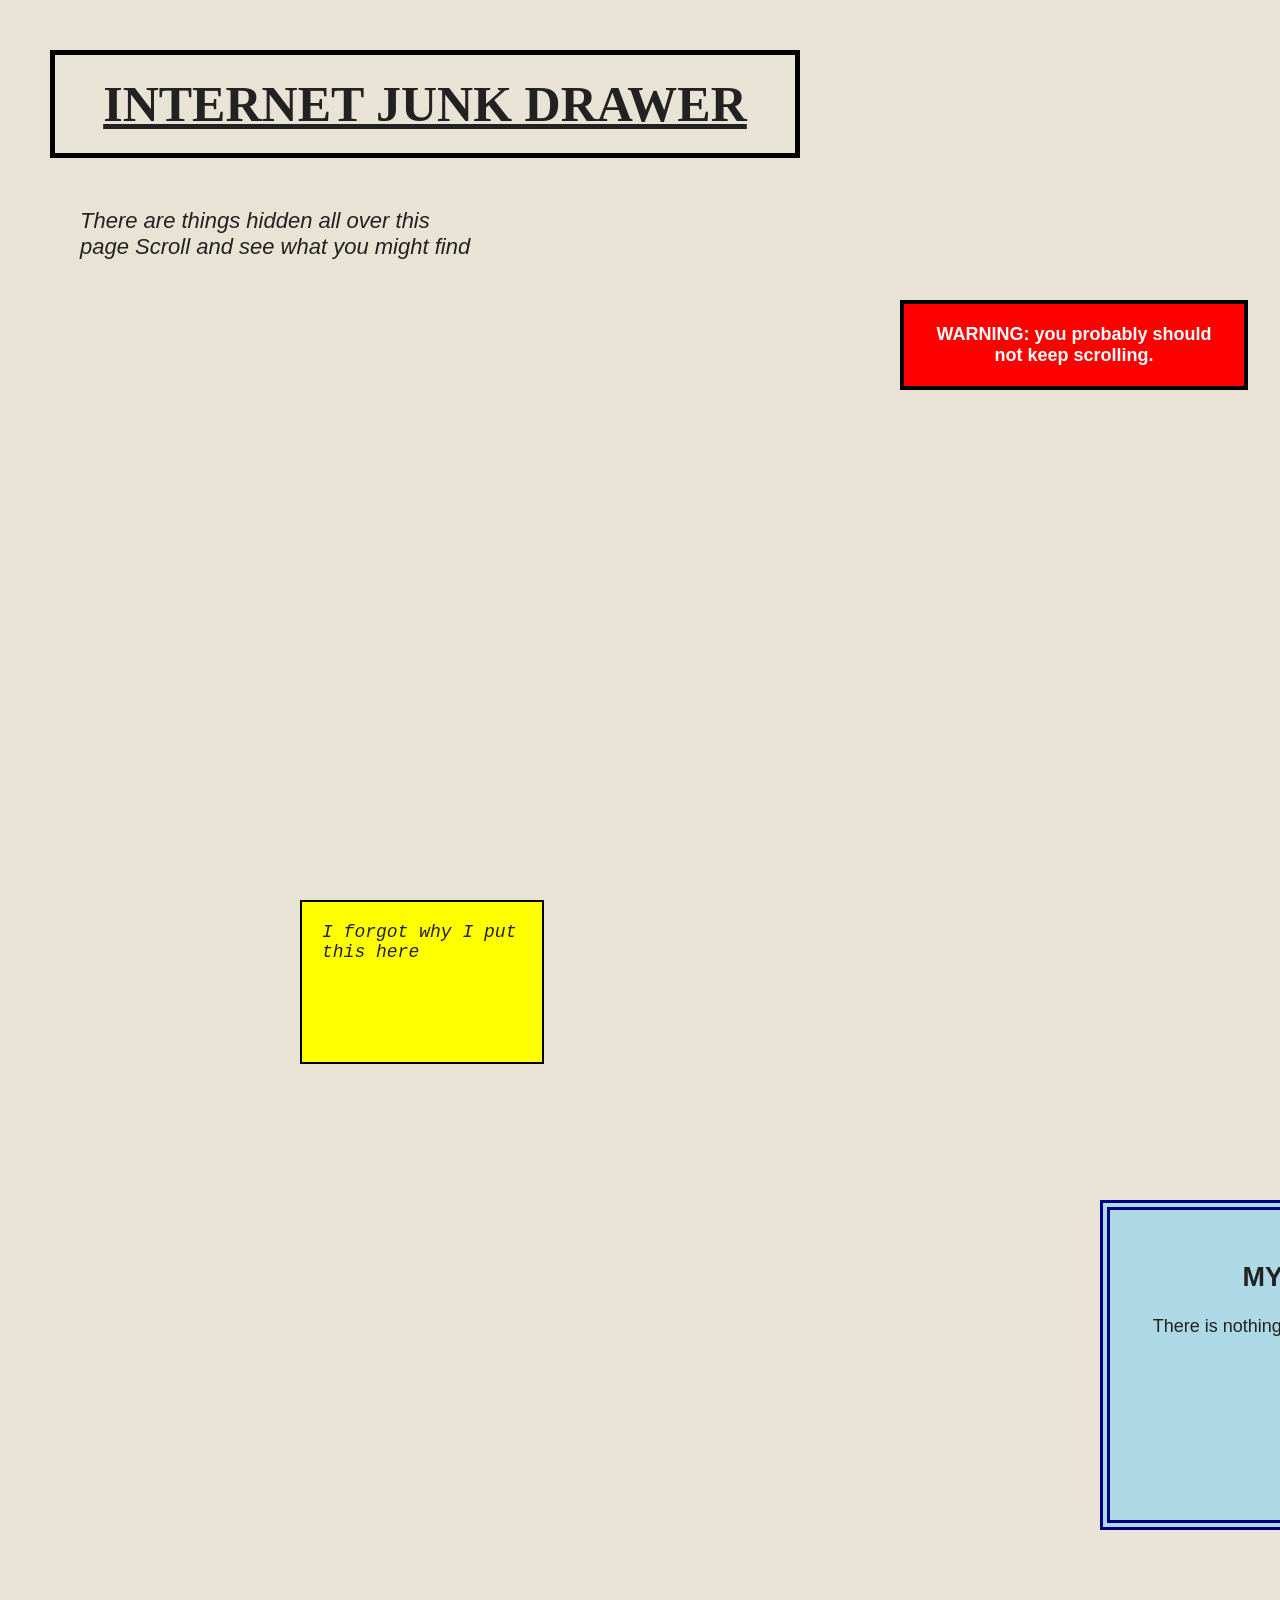
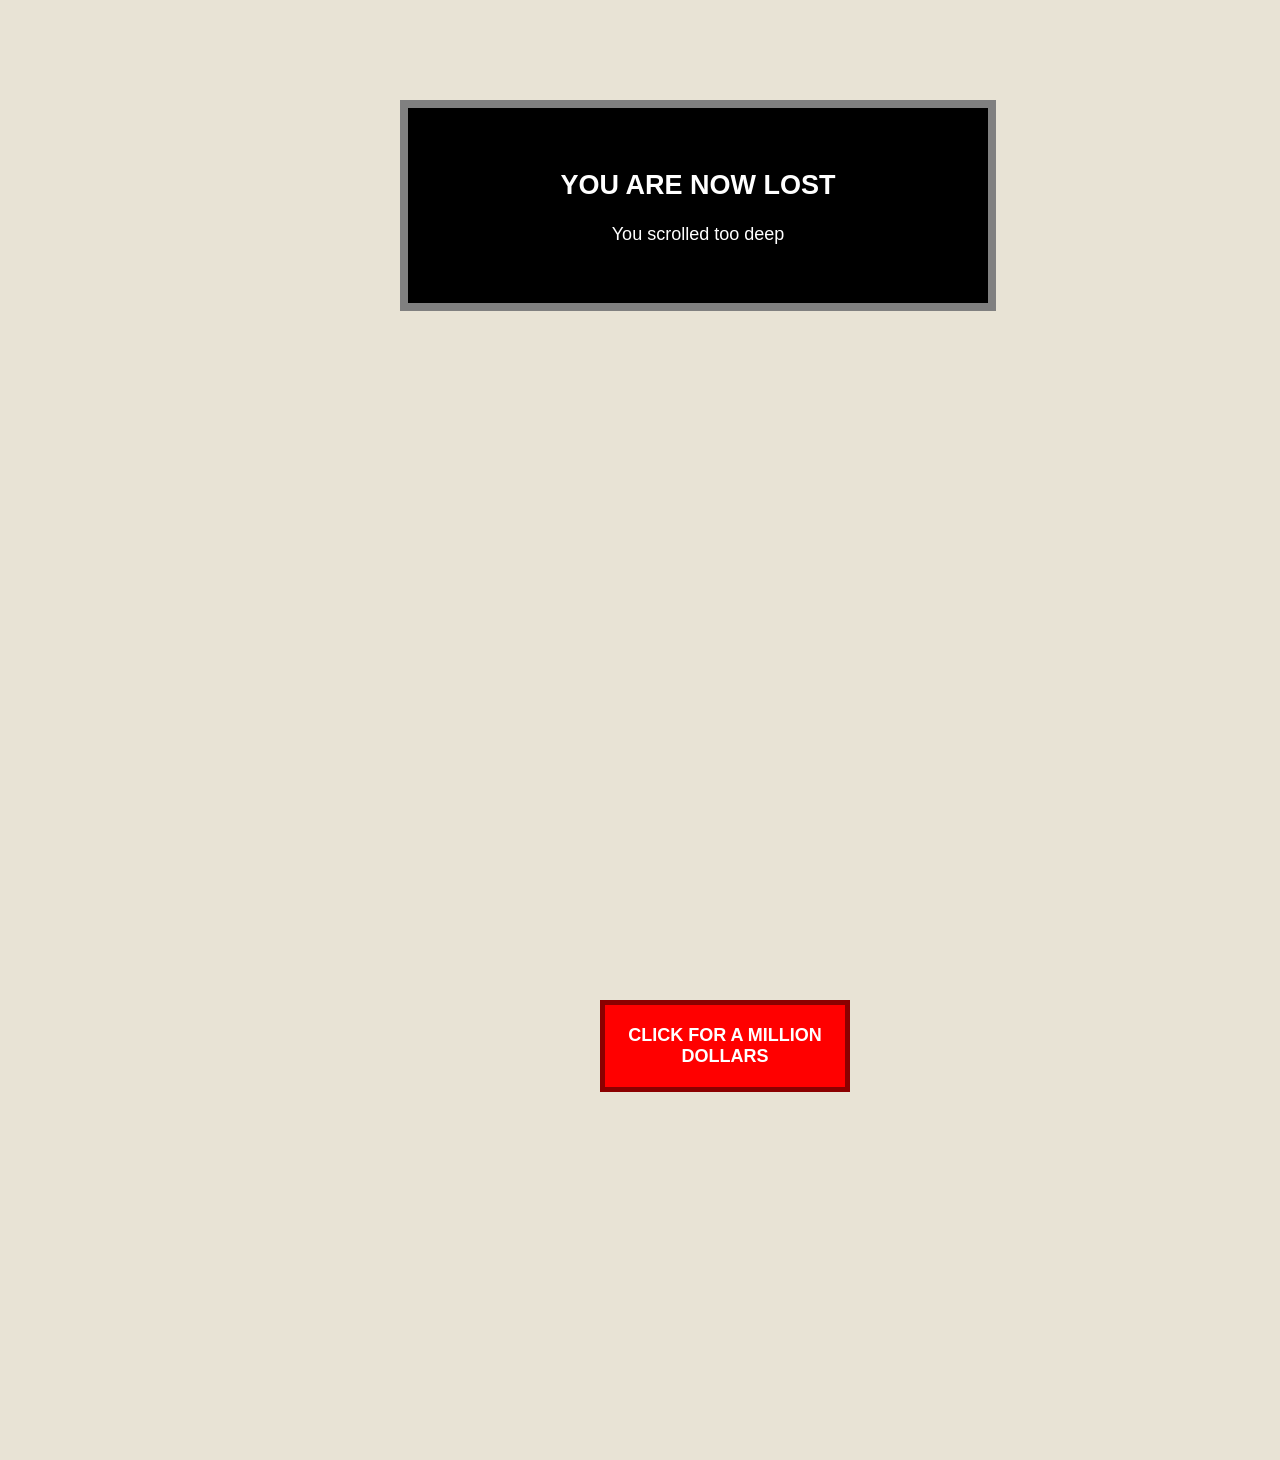
<file: bigwebsite/index.html>
<!DOCTYPE html>
<html>

<head>
    <title>The Endless Internet Junk Drawer</title>
    <link rel="stylesheet" href="css/style.css">
</head>

<body>

    <h1>INTERNET JUNK DRAWER</h1>

    <p class="instructions">
        There are things hidden all over this page
        Scroll and see what you might find
    </p>

    <div class="warning">
        WARNING: you probably should not keep scrolling.
    </div>

    <p id="first-secret">
        SECRET #1: you ignored the warning
    </p>

    <div class="random-note">
        I forgot why I put this here
    </div>

    <p class="tiny">
        if you can read this you found something
    </p>

    <div class="box">
        <h2>MYSTERY BOX</h2>

        <p>
            There is nothing important in this box, it's just a box
        </p>
    </div>

    <p class="side-message">
        why are you all the way over here?
    </p>

    <div class="lost">
        <h2>YOU ARE NOW LOST</h2>

        <p>
            You scrolled too deep
        </p>
    </div>

    <p class="secret-two">
        SECRET #2:
        <span class="secret-word">banana</span>
    </p>

    <div class="image-area">
        <p>Lebron</p>

        <img src="images/secret.jpg" alt="A mysterious image">
    </div>

    <p class="almost">
        You're getting pretty far now...
    </p>

    <div class="fake-button">
        CLICK FOR A MILLION DOLLARS
    </div>

    <p class="bottom-message">
        Congratulations, you scrolled way too far
    </p>

    <div id="final-secret">
        FINAL SECRET:<br>
        There was no reason to come all the way down here
    </div>

</body>

</html>
</file>
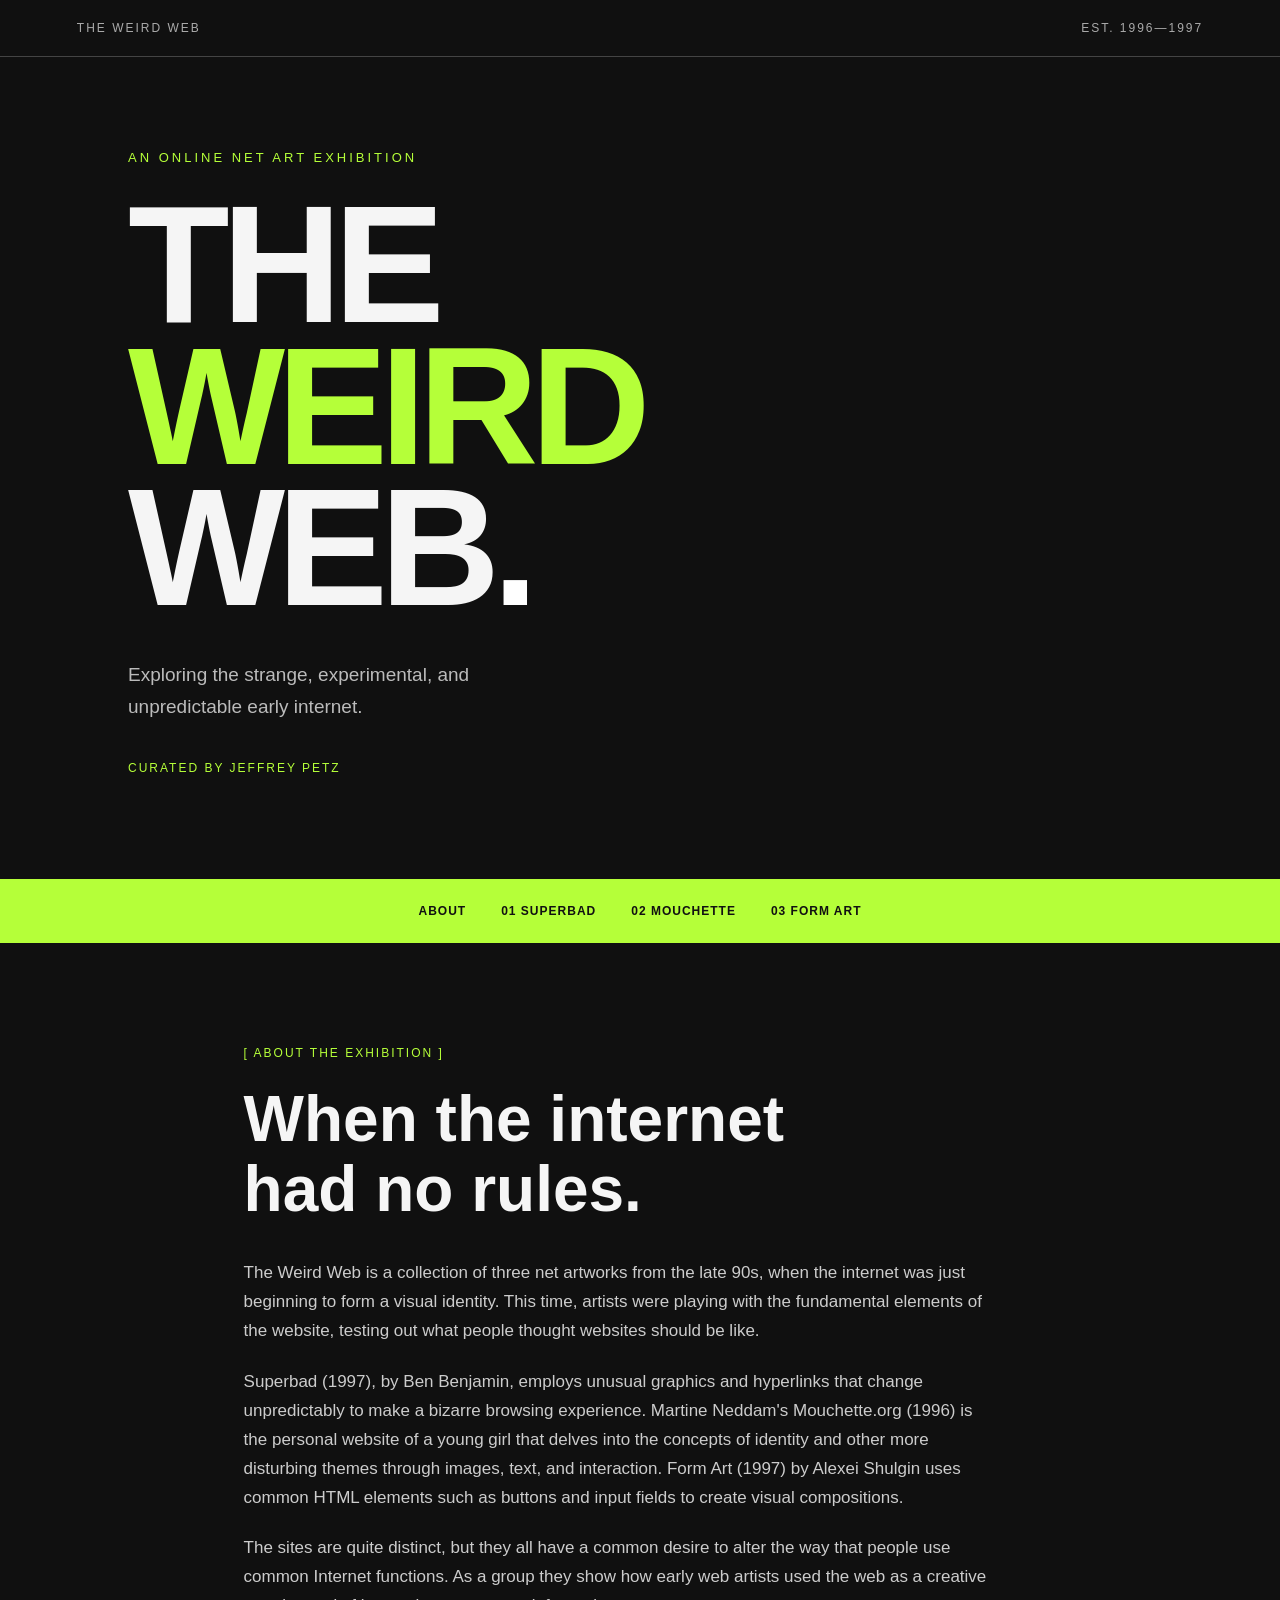
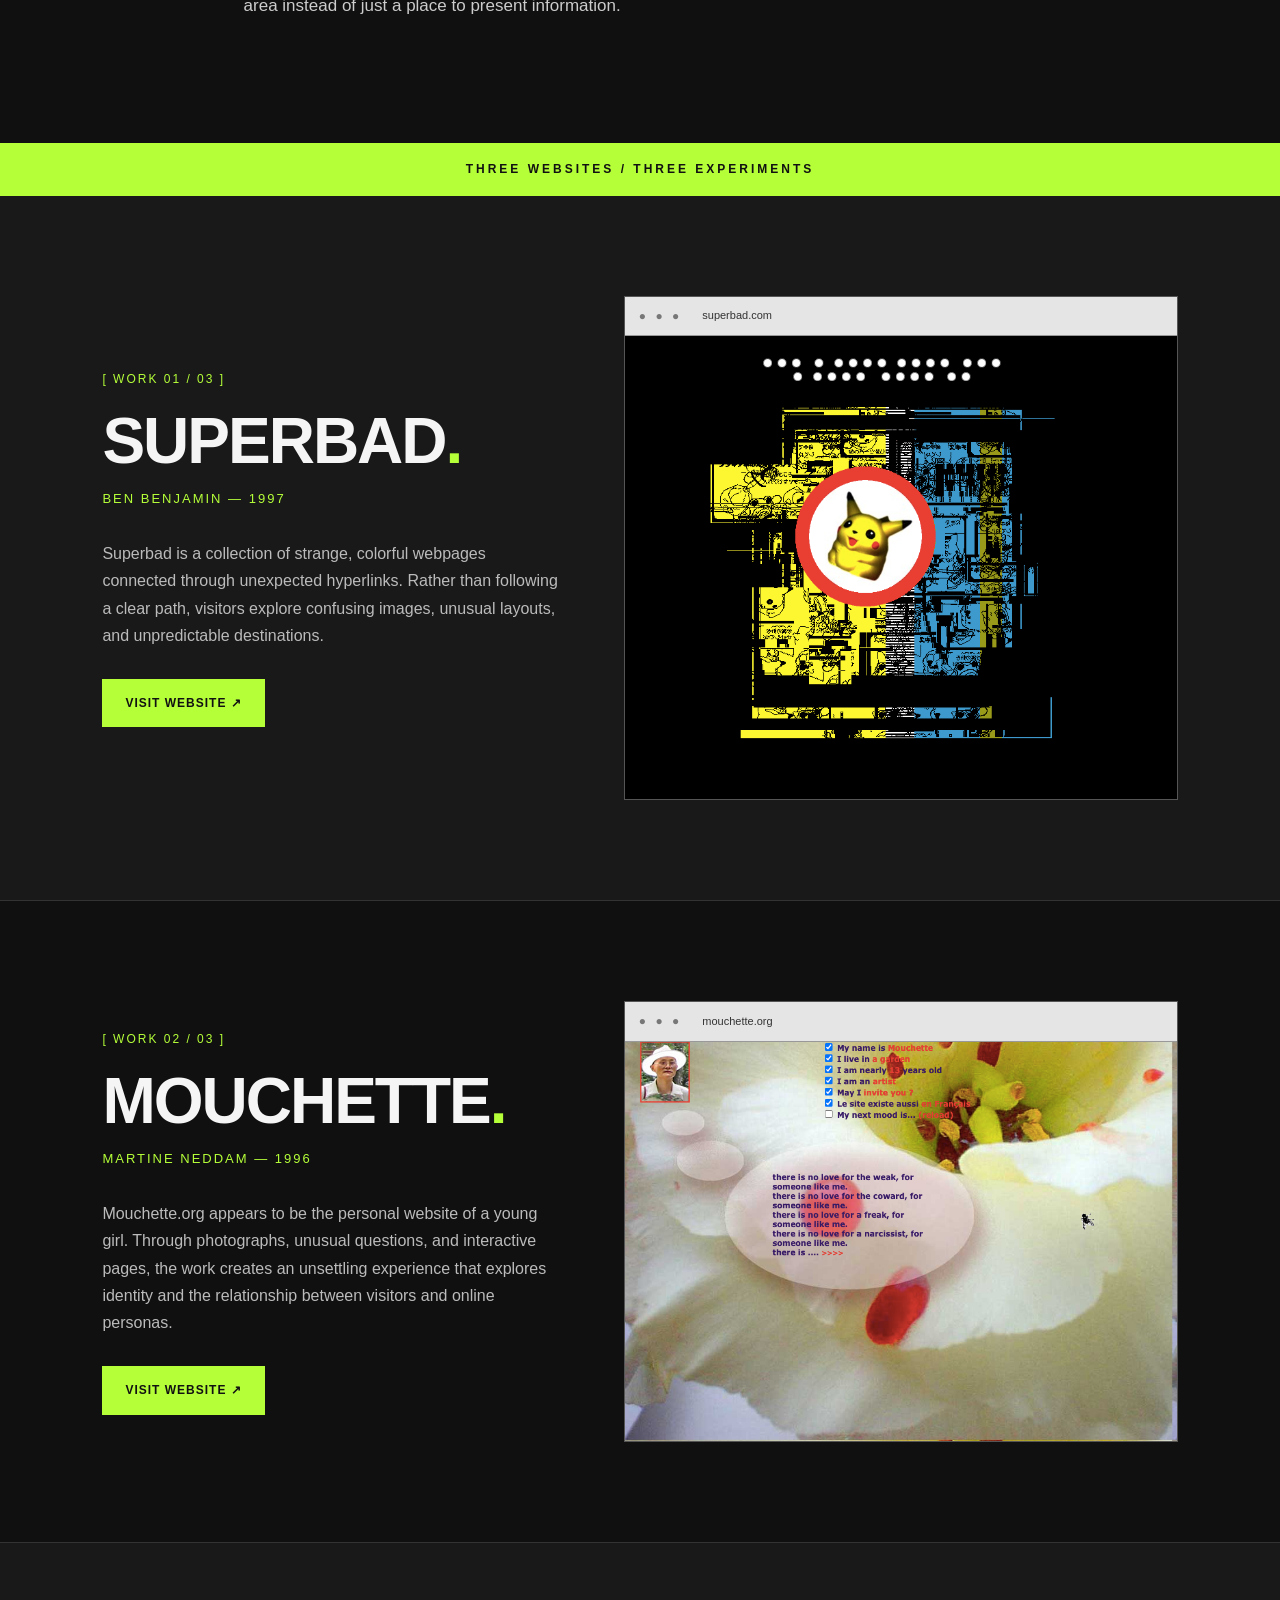
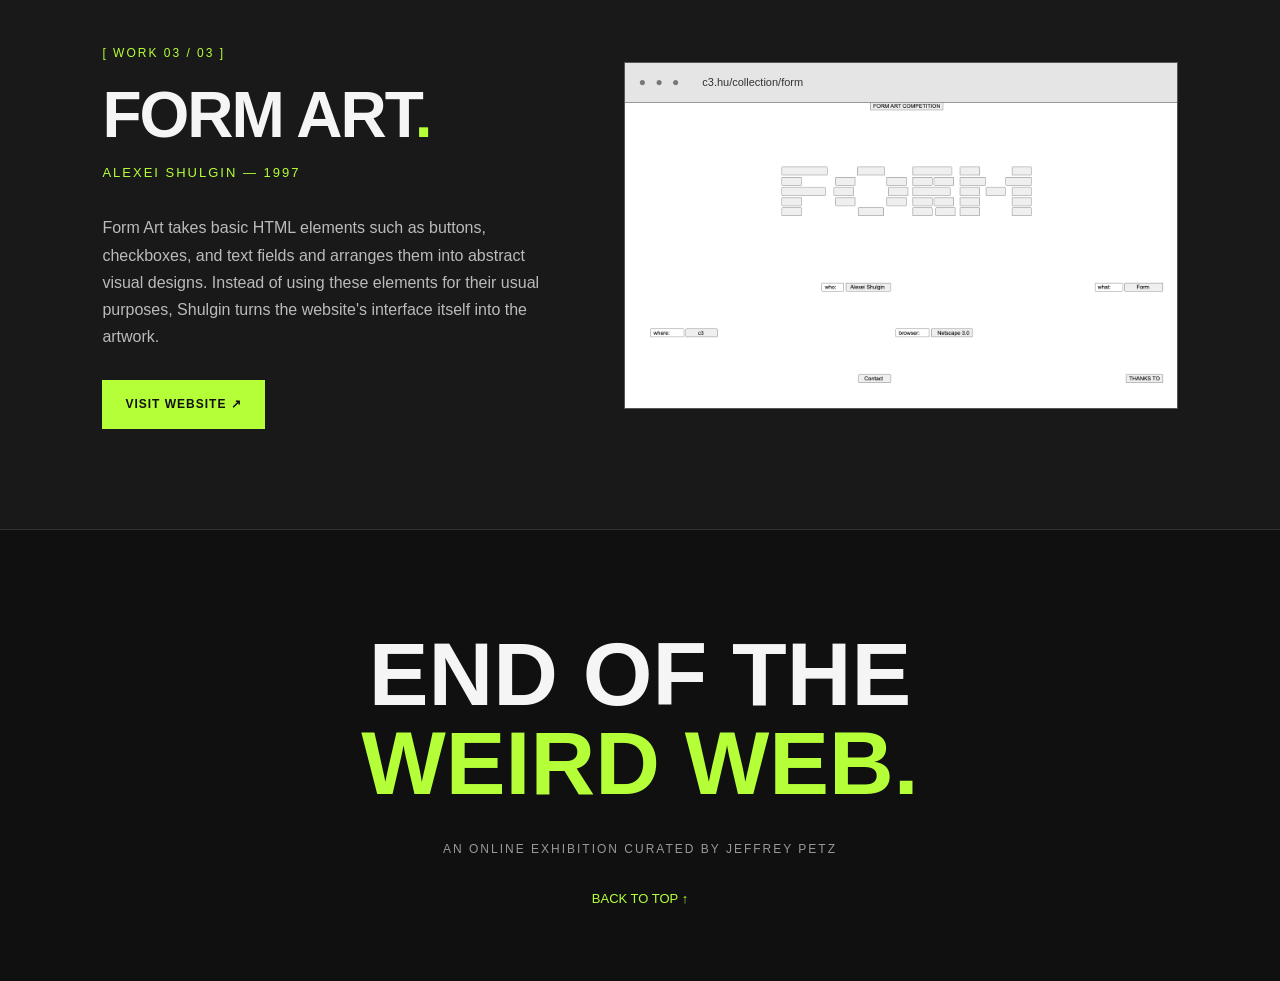
<file: exhibition/index.html>
<!DOCTYPE html>
<html lang="en">
<head>
    <meta charset="UTF-8">
    <meta name="viewport" content="width=device-width, initial-scale=1.0">
    <title>The Weird Web</title>
    <link rel="stylesheet" href="style.css">
</head>

<body>

    <header>
        <div class="topbar">
            <span>THE WEIRD WEB</span>
            <span>EST. 1996—1997</span>
        </div>

        <div class="hero">
            <p class="small-title">AN ONLINE NET ART EXHIBITION</p>
            <h1>THE<br><span>WEIRD</span><br>WEB<span class="dot">.</span></h1>
            <p class="subtitle">
                Exploring the strange, experimental,
                and unpredictable early internet.
            </p>
            <p class="curator">CURATED BY JEFFREY PETZ</p>
        </div>

        <nav>
            <a href="#about">ABOUT</a>
            <a href="#superbad">01 SUPERBAD</a>
            <a href="#mouchette">02 MOUCHETTE</a>
            <a href="#formart">03 FORM ART</a>
        </nav>
    </header>

    <main>

        <section id="about" class="about">
            <p class="section-label">[ ABOUT THE EXHIBITION ]</p>
            <h2>When the internet<br>had no rules.</h2>

        <p>
        The Weird Web is a collection of three net artworks from
        the late 90s, when the internet was just beginning to form
        a visual identity. This time, artists were playing with
        the fundamental elements of the website, testing out what
        people thought websites should be like.
        </p>

        <p>
        Superbad (1997), by Ben Benjamin, employs unusual graphics
        and hyperlinks that change unpredictably to make a bizarre
        browsing experience. Martine Neddam's Mouchette.org (1996)
        is the personal website of a young girl that delves into
        the concepts of identity and other more disturbing themes
        through images, text, and interaction. Form Art (1997) by
        Alexei Shulgin uses common HTML elements such as buttons
        and input fields to create visual compositions.
        </p>

        <p>
        The sites are quite distinct, but they all have a common
        desire to alter the way that people use common Internet
        functions. As a group they show how early web artists used
        the web as a creative area instead of just a place to
        present information.
        </p>
            
        </section>

        <div class="divider">
            <span>THREE WEBSITES / THREE EXPERIMENTS</span>
        </div>

        <section id="superbad" class="artwork">
            <div class="art-info">
                <p class="section-label">[ WORK 01 / 03 ]</p>
                <h2>SUPERBAD<span class="dot">.</span></h2>
                <p class="metadata">BEN BENJAMIN — 1997</p>

                <p>
                    Superbad is a collection of strange,
                    colorful webpages connected through
                    unexpected hyperlinks. Rather than following
                    a clear path, visitors explore confusing
                    images, unusual layouts, and unpredictable
                    destinations.
                </p>

                <a class="visit" href="https://superbad.com/"
                   target="_blank" rel="noopener noreferrer">
                    VISIT WEBSITE ↗
                </a>
            </div>

            <div class="art-image">
                <div class="browser-bar">
                    <span class="circles">● ● ●</span>
                    <span>superbad.com</span>
                </div>
                <img src="img/superbad.png" alt="Screenshot of Superbad">
            </div>
        </section>

        <section id="mouchette" class="artwork">
            <div class="art-info">
                <p class="section-label">[ WORK 02 / 03 ]</p>
                <h2>MOUCHETTE<span class="dot">.</span></h2>
                <p class="metadata">MARTINE NEDDAM — 1996</p>

                <p>
                    Mouchette.org appears to be the personal
                    website of a young girl. Through photographs,
                    unusual questions, and interactive pages,
                    the work creates an unsettling experience
                    that explores identity and the relationship
                    between visitors and online personas.
                </p>

                <a class="visit" href="https://www.mouchette.org/"
                   target="_blank" rel="noopener noreferrer">
                    VISIT WEBSITE ↗
                </a>
            </div>

            <div class="art-image">
                <div class="browser-bar">
                    <span class="circles">● ● ●</span>
                    <span>mouchette.org</span>
                </div>
                <img src="img/mouchette.png" alt="Screenshot of Mouchette.org">
            </div>
        </section>

        <section id="formart" class="artwork">
            <div class="art-info">
                <p class="section-label">[ WORK 03 / 03 ]</p>
                <h2>FORM ART<span class="dot">.</span></h2>
                <p class="metadata">ALEXEI SHULGIN — 1997</p>

                <p>
                    Form Art takes basic HTML elements such as
                    buttons, checkboxes, and text fields and
                    arranges them into abstract visual designs.
                    Instead of using these elements for their
                    usual purposes, Shulgin turns the website's
                    interface itself into the artwork.
                </p>

                <a class="visit"
                   href="https://www.c3.hu/collection/form/"
                   target="_blank" rel="noopener noreferrer">
                    VISIT WEBSITE ↗
                </a>
            </div>

            <div class="art-image">
                <div class="browser-bar">
                    <span class="circles">● ● ●</span>
                    <span>c3.hu/collection/form</span>
                </div>
                <img src="img/form.png" alt="Screenshot of Form Art">
            </div>
        </section>

    </main>

    <footer>
        <h2>END OF THE<br><span>WEIRD WEB.</span></h2>
        <p>AN ONLINE EXHIBITION CURATED BY JEFFREY PETZ</p>
        <a href="#">BACK TO TOP ↑</a>
    </footer>

</body>
</html>
</file>
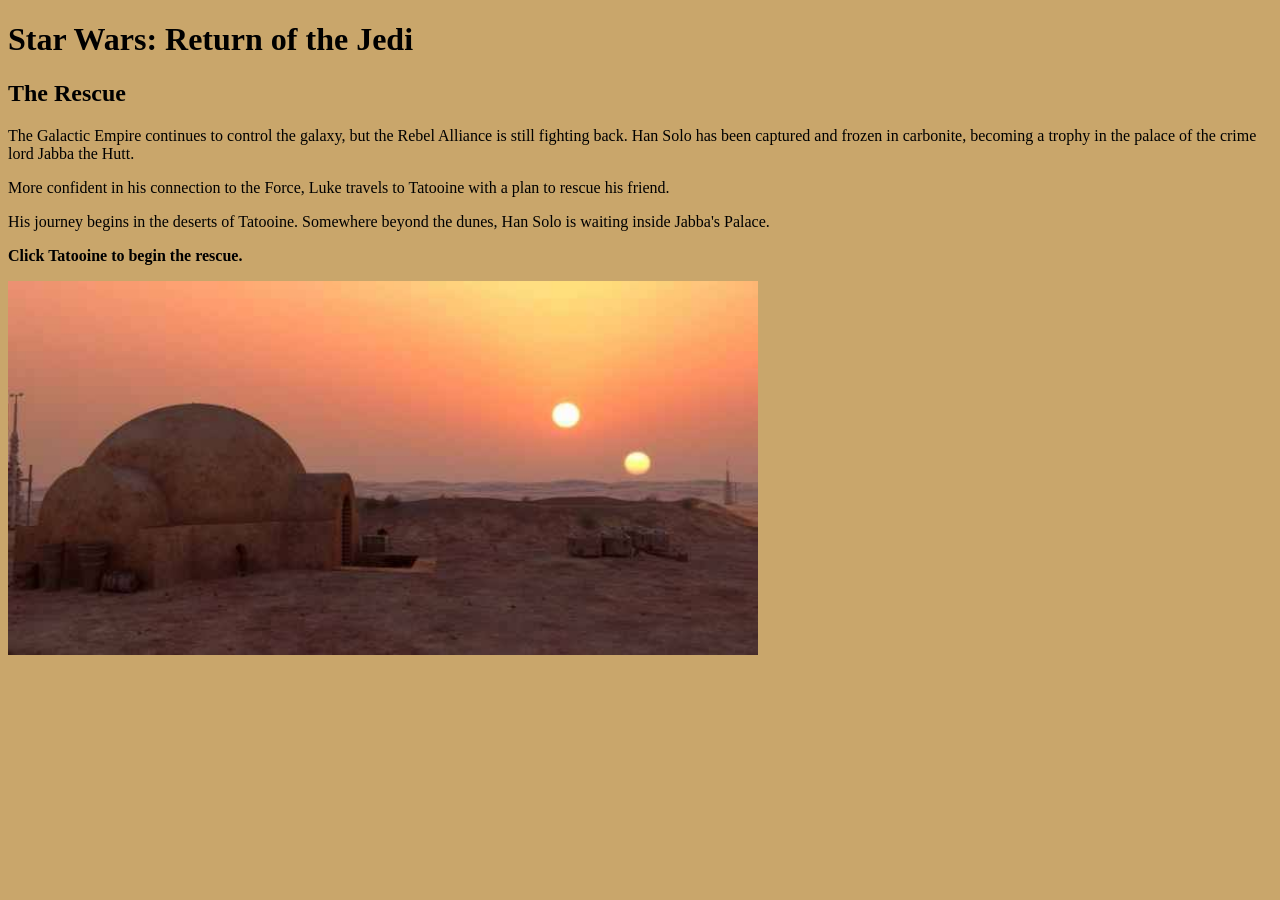
<file: hypertext/index.html>
<!DOCTYPE html>
<html lang="en">

<head>
    <meta charset="UTF-8">
    <title>Star Wars: Return of the Jedi</title>
</head>

<body>
    <body bgcolor="#C9A66B">


    <h1>Star Wars: Return of the Jedi</h1>

    <h2>The Rescue</h2>

    <p>
        The Galactic Empire continues to control the galaxy, but the Rebel
        Alliance is still fighting back. Han Solo has been captured and
        frozen in carbonite, becoming a trophy in the palace of the
        crime lord Jabba the Hutt.
    </p>

    <p>
        More confident in his connection to the Force, Luke travels to
        Tatooine with a plan to rescue his friend.
    </p>

    <p>
        His journey begins in the deserts of Tatooine. Somewhere beyond the
        dunes, Han Solo is waiting inside Jabba's Palace.
    </p>

    <p><strong>Click Tatooine to begin the rescue.</strong></p>

    <a href="jabba.html">
        <img src="images/tatooine.jpg"
             alt="The desert planet Tatooine"
             width="750">
    </a>

</body>

</html>
</file>
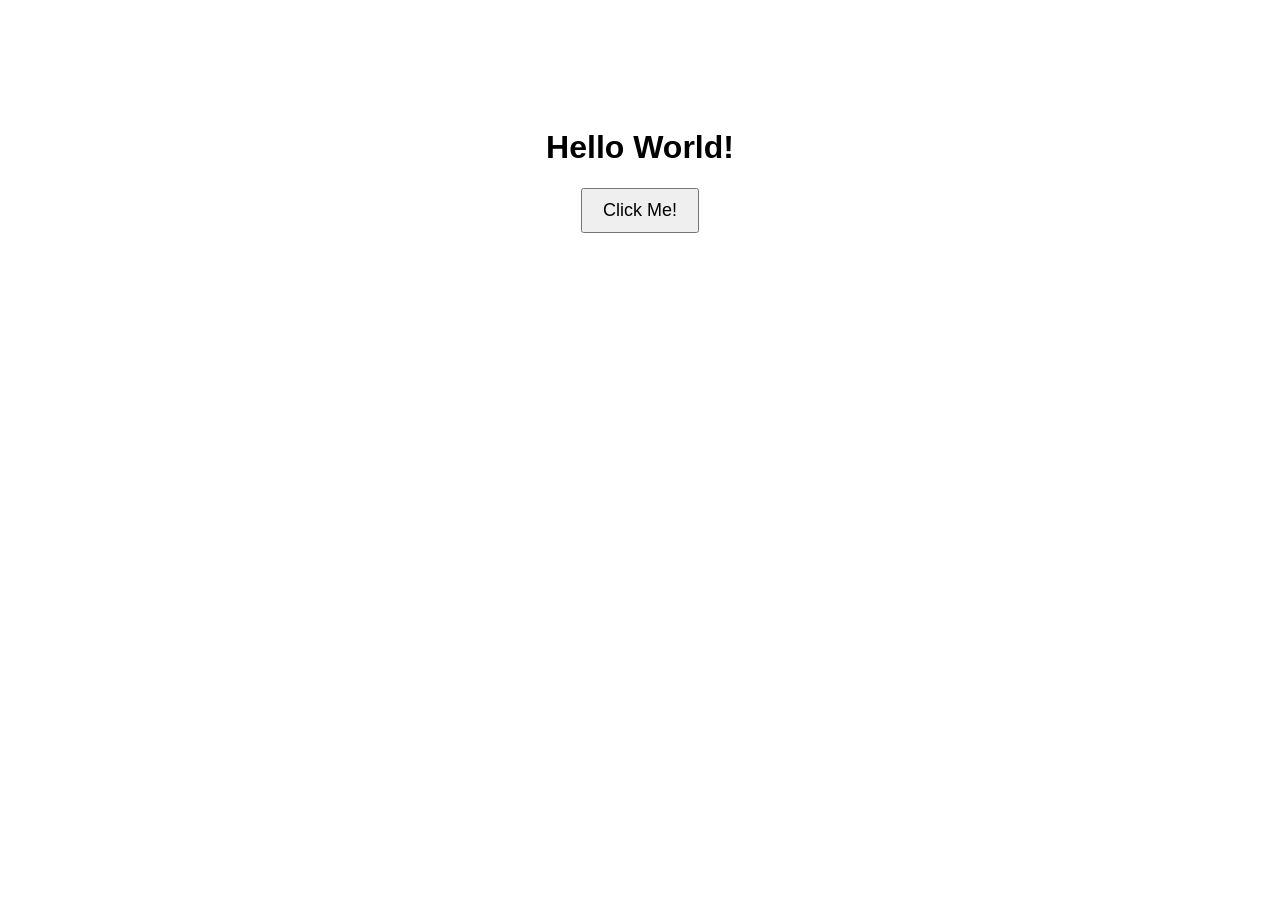
<file: jstest/index.html>
<!DOCTYPE html>
<html>
<head>
    <title>JavaScript Test</title>
    <link rel="stylesheet" href="css/style.css">
</head>
<body>

    <h1 id="message">Hello World!</h1>
    <button id="myButton">Click Me!</button>

    <script src="js/script.js"></script>
</body>
</html>
</file>
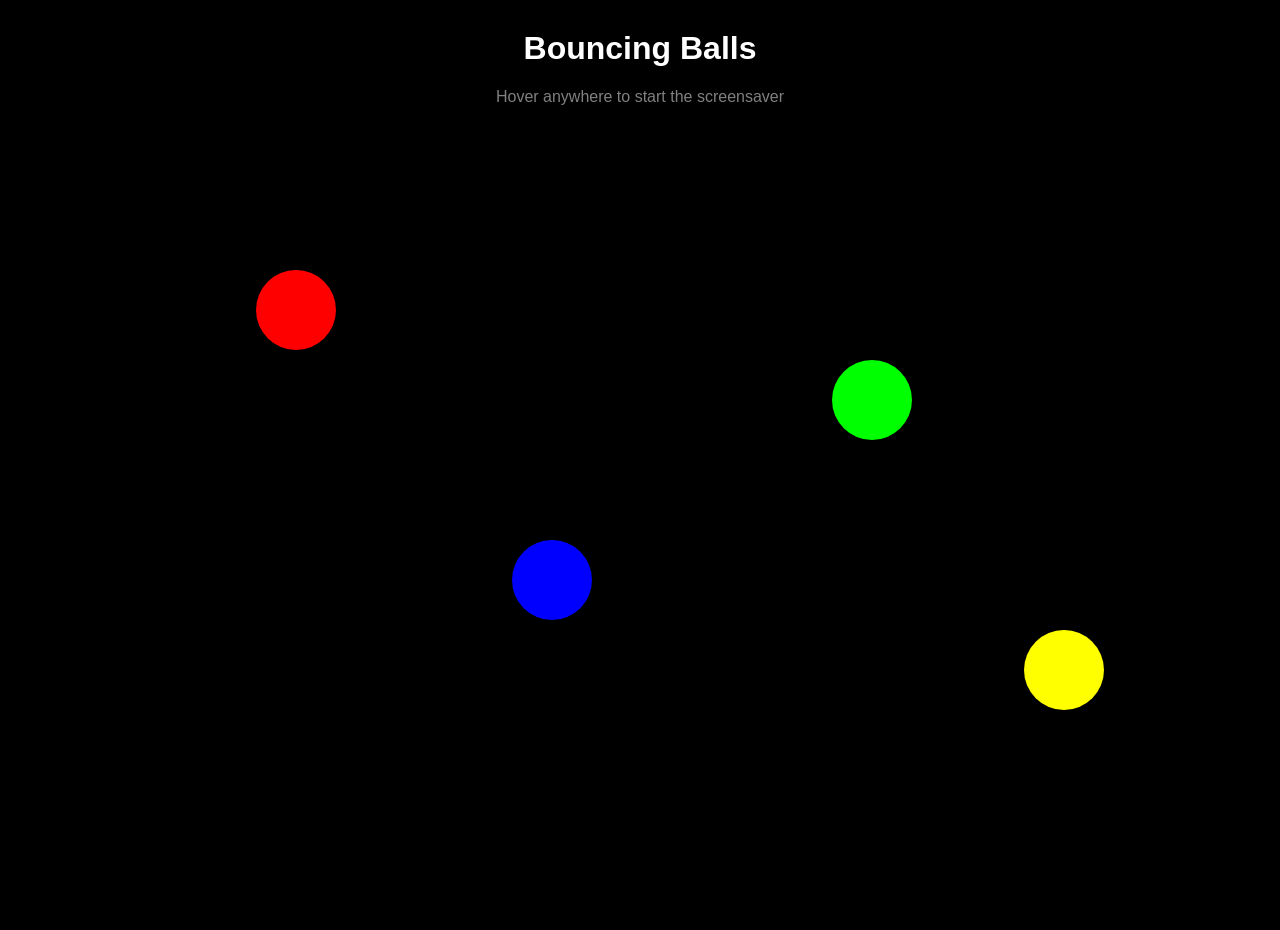
<file: screensaver/index.html>
<!DOCTYPE html>
<html>
<head>
    <title>Bouncing Balls</title>
    <link rel="stylesheet" href="style.css">
</head>
<body>
    <h1>Bouncing Balls</h1>
    <p>Hover anywhere to start the screensaver</p>

    <div class="circle one"></div>
    <div class="circle two"></div>
    <div class="circle three"></div>
    <div class="circle four"></div>
</body>
</html>
</file>
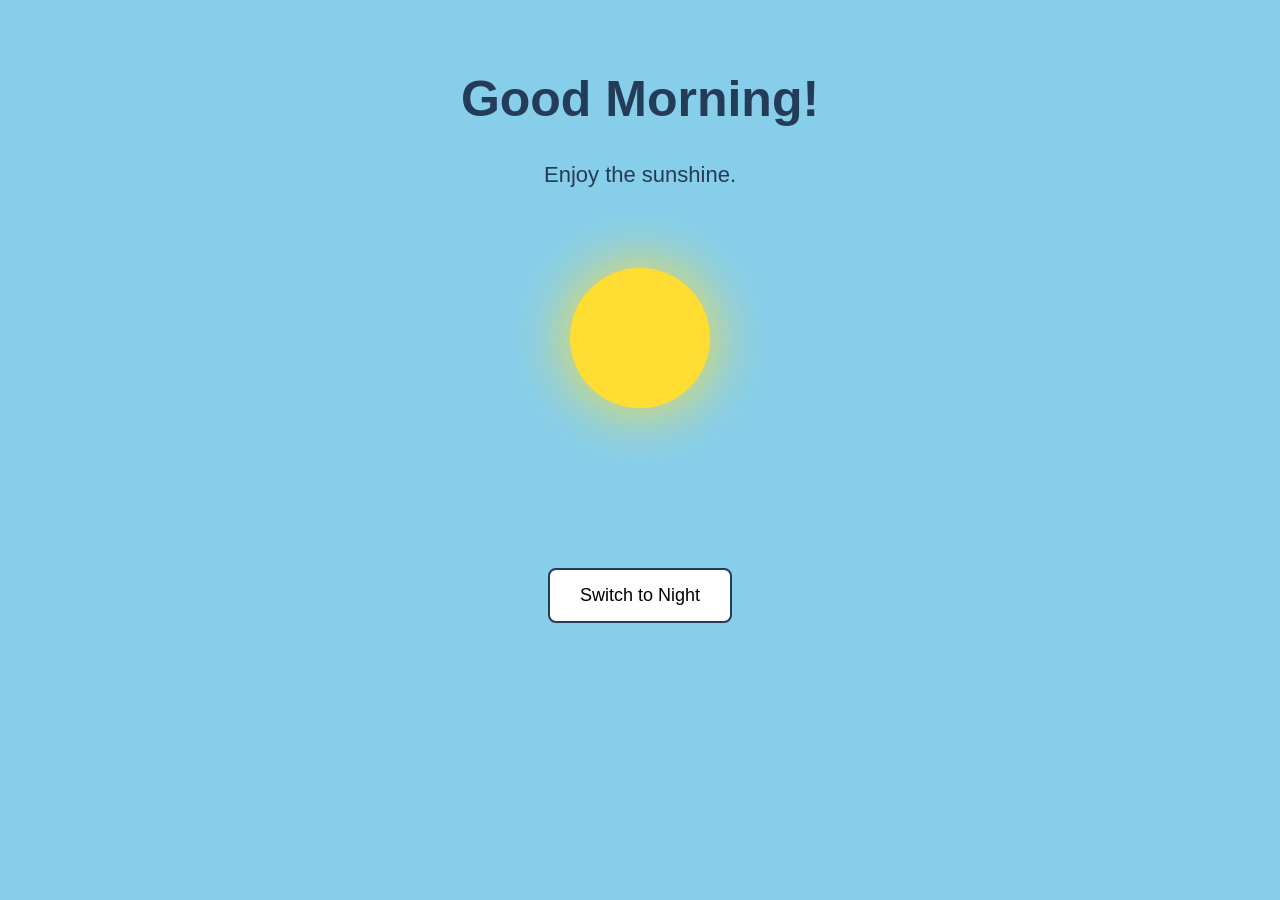
<file: transformation/index.html>
<!DOCTYPE html>
<html lang="en">
<head>
    <meta charset="UTF-8">
    <meta name="viewport" content="width=device-width, initial-scale=1.0">
    <title>Day and Night</title>
    <link rel="stylesheet" href="css/style.css">
    <script src="js/script.js" defer></script>
</head>
<body>
    <h1 id="title">Good Morning!</h1>
    <p id="description">Enjoy the sunshine.</p>

    <div class="sky">
        <div id="sun"></div>
        <div id="moon"></div>
    </div>

    <button id="changeButton">Switch to Night</button>
</body>
</html>
</file>
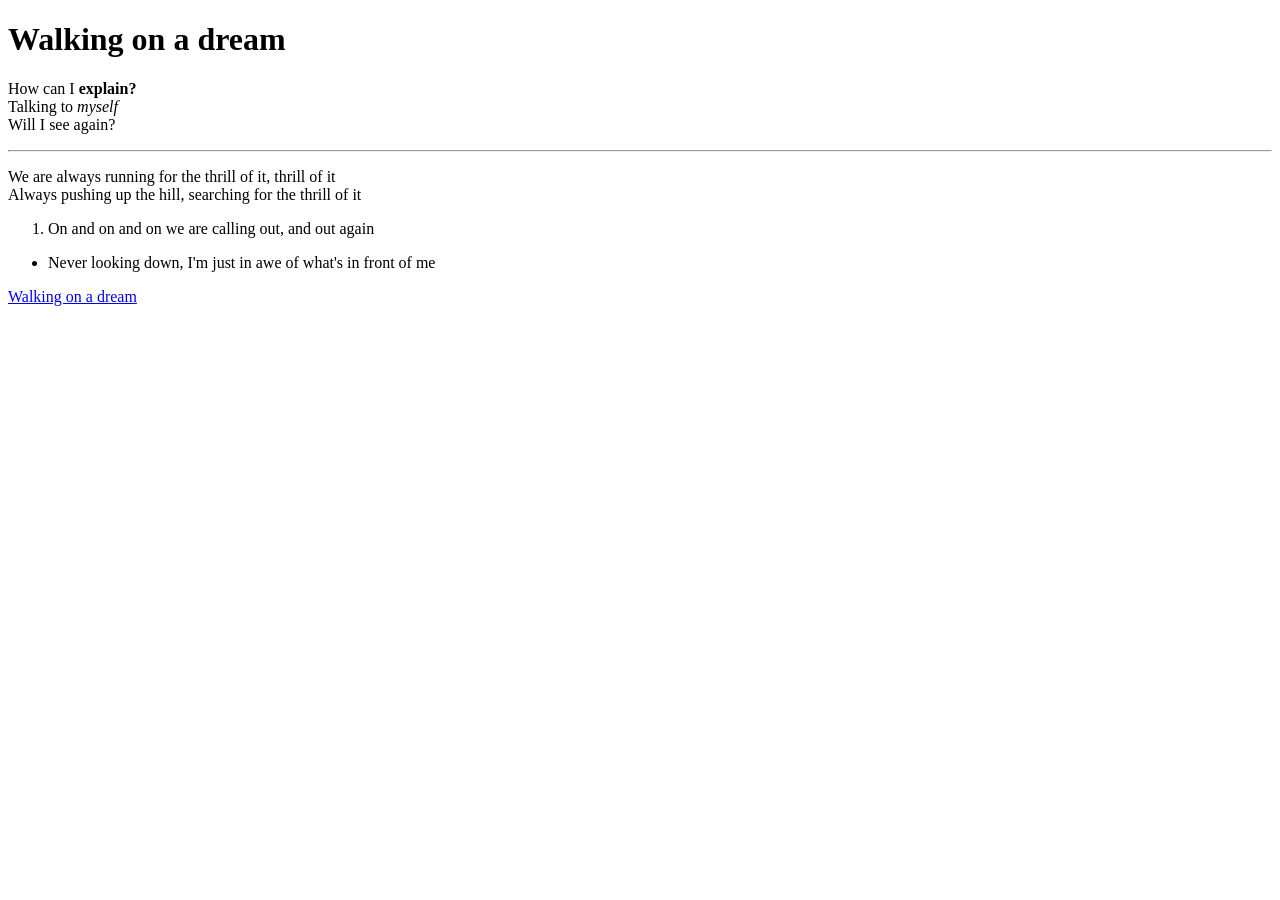
<file: poem.html>
<!DOCTYPE html>
<html lang="en">
<head>
  <meta charset="UTF-8">
  <title>Walking on a Dream</title>
  <meta name="viewport" content="width=device-width,initial-scale=1">
</head>
<body>

  <h1>Walking on a dream</h1>

  <p>How can I <strong>explain?</strong><br>
    Talking to <em>myself</em><br>
    Will I see again?</p>

  <hr>

  <p>
    We are always running for the thrill of it, thrill of it<br>
    Always pushing up the hill, searching for the thrill of it
  </p>

  <ol>
    <li>On and on and on we are calling out, and out again</li>
  </ol>

  <ul>
    <li>Never looking down, I'm just in awe of what's in front of me</li>
  </ul>

  <p>
    <a href="#">Walking on a dream</a>&nbsp;
  </p>

</body>
</html>
</file>
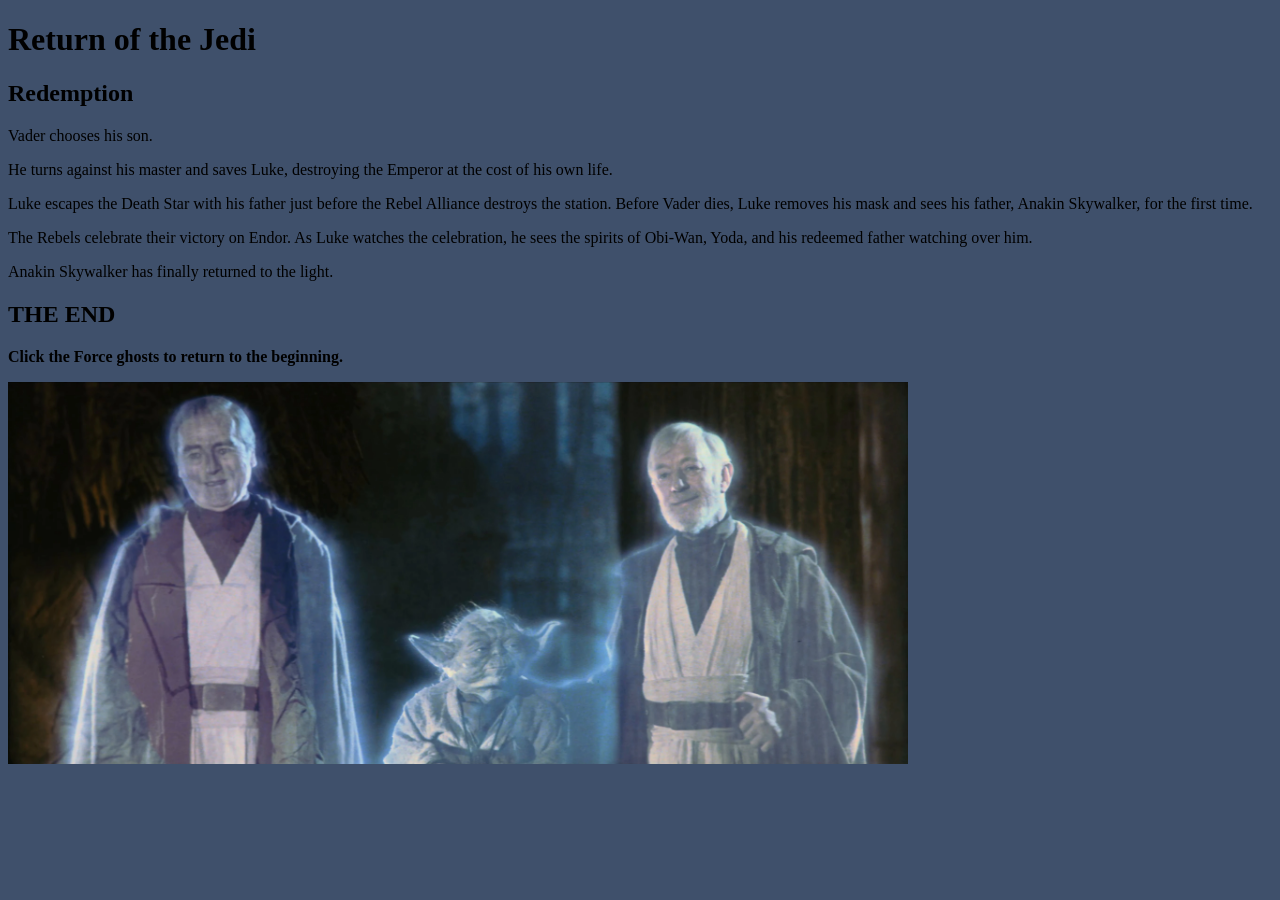
<file: hypertext/ending.html>
<!DOCTYPE html>
<html lang="en">

<head>
    <meta charset="UTF-8">
    <title>Return of the Jedi</title>
</head>

<body>

    <body bgcolor="#3F506B">
        
    <h1>Return of the Jedi</h1>

    <h2>Redemption</h2>

    <p>
        Vader chooses his son.
    </p>

    <p>
        He turns against his master and saves Luke, destroying the Emperor
        at the cost of his own life.
    </p>

    <p>
        Luke escapes the Death Star with his father just before the Rebel
        Alliance destroys the station. Before Vader dies, Luke removes his
        mask and sees his father, Anakin Skywalker, for the first time.
    </p>

    <p>
        The Rebels celebrate their victory on Endor. As Luke watches the
        celebration, he sees the spirits of Obi-Wan, Yoda, and his redeemed
        father watching over him.
    </p>

    <p>
        Anakin Skywalker has finally returned to the light.
    </p>

    <h2>THE END</h2>

    <p><strong>Click the Force ghosts to return to the beginning.</strong></p>

    <a href="index.html">
        <img src="images/ghosts.webp"
             alt="The spirits of Anakin Skywalker, Yoda, and Obi-Wan Kenobi"
             width="900">
    </a>

</body>

</html>
</file>
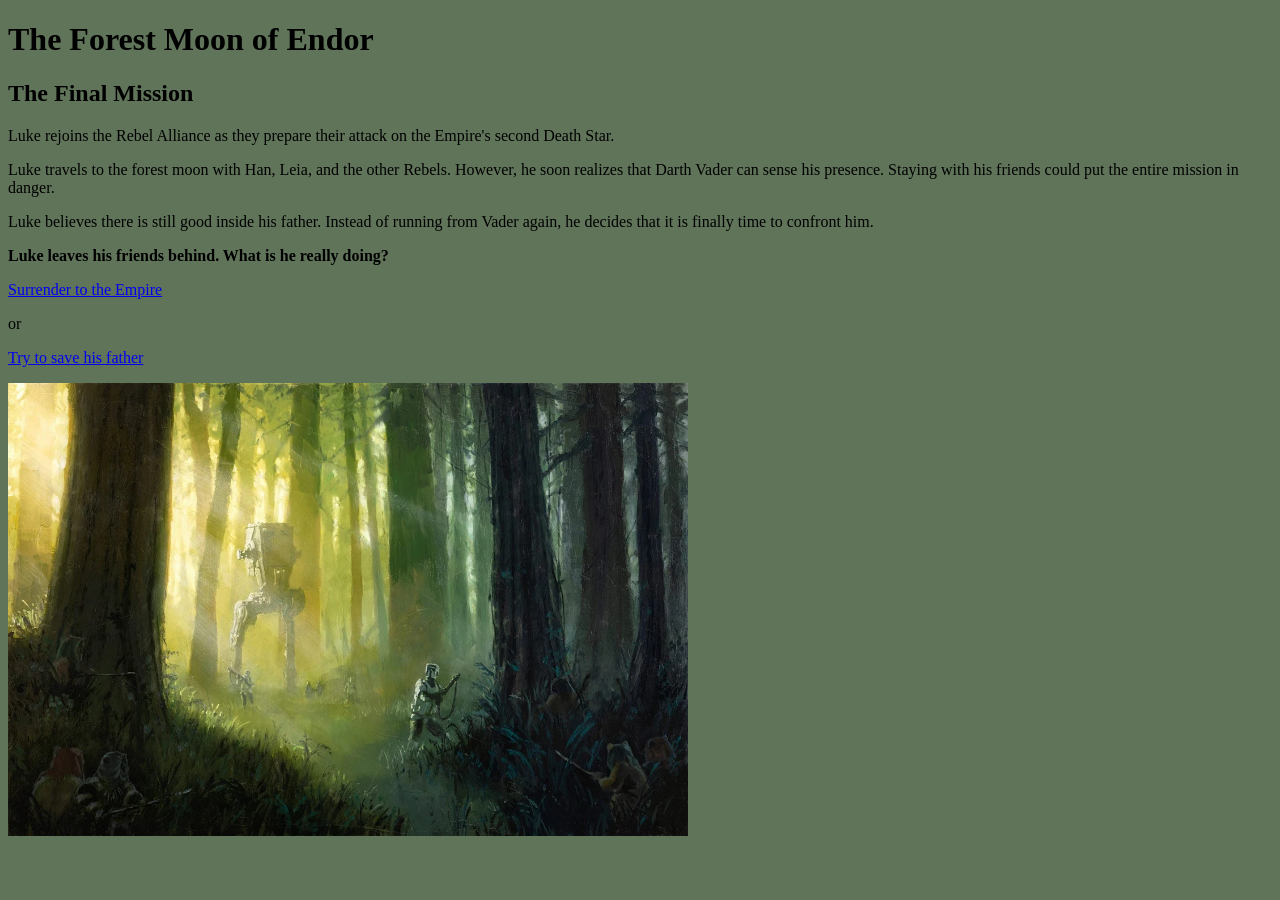
<file: hypertext/endor.html>
<!DOCTYPE html>
<html lang="en">

<head>
    <meta charset="UTF-8">
    <title>The Forest Moon of Endor</title>
</head>

<body>

    <body bgcolor="#60745A">

    <h1>The Forest Moon of Endor</h1>


    <h2>The Final Mission</h2>

    <p>
        Luke rejoins the Rebel Alliance as they prepare their attack on the
        Empire's second Death Star.
    </p>

    <p>
        Luke travels to the forest moon with Han, Leia, and the other Rebels.
        However, he soon realizes that Darth Vader can sense his presence.
        Staying with his friends could put the entire mission in danger.
    </p>

    <p>
        Luke believes there is still good inside his father. Instead of
        running from Vader again, he decides that it is finally time to
        confront him.
    </p>

    <p><strong>Luke leaves his friends behind. What is he really doing?</strong></p>

    <p>
        <a href="vader.html">Surrender to the Empire</a>
    </p>

    <p>or</p>

    <p>
        <a href="vader.html">Try to save his father</a>
    </p>

    <img src="images/endor.webp"
         alt="Imperial forces in the forests of Endor"
         width="680">

</body>

</html>
</file>
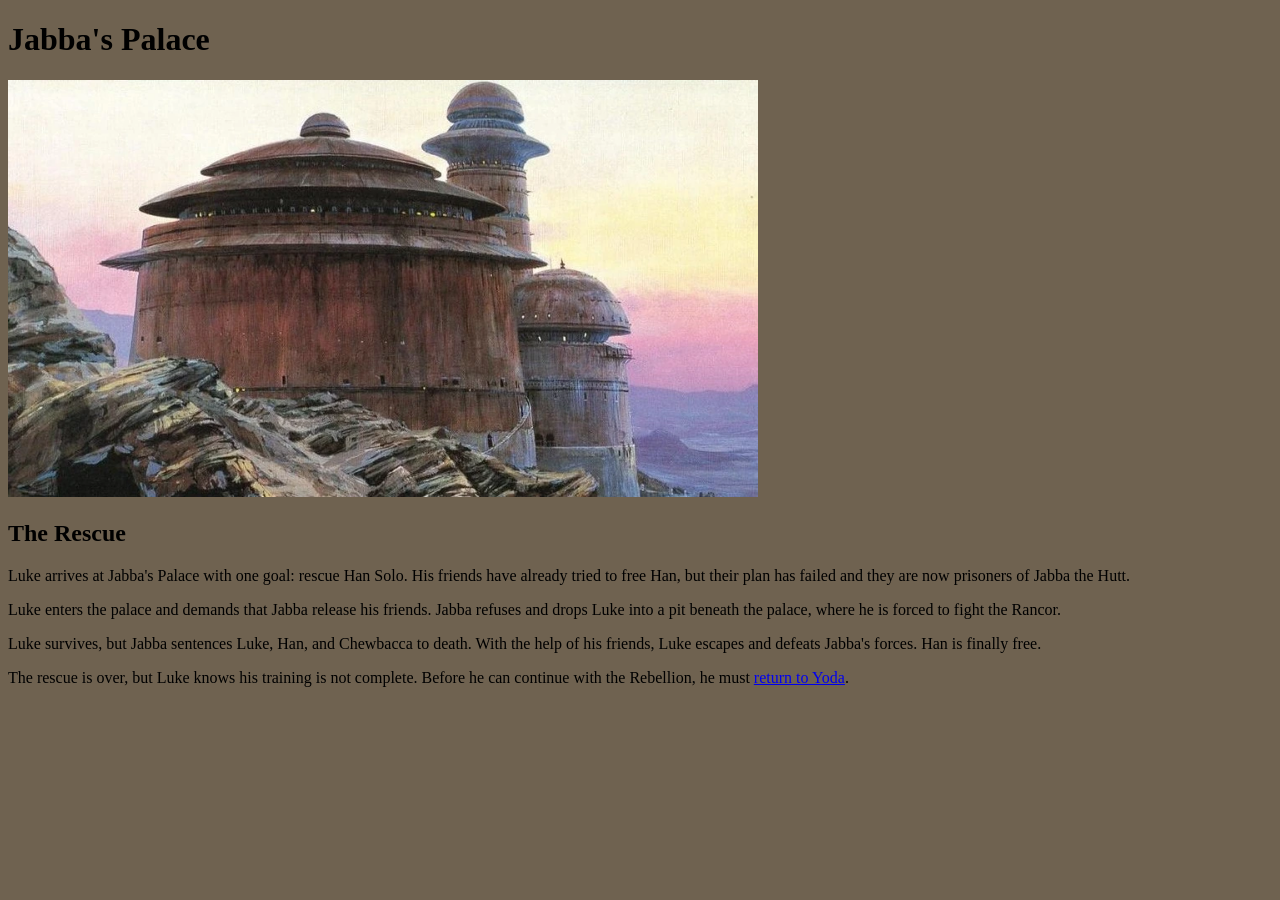
<file: hypertext/jabba.html>
<!DOCTYPE html>
<html lang="en">

<head>
    <meta charset="UTF-8">
    <title>Jabba's Palace</title>
</head>

<body>

    <body bgcolor="#6F6250">

    <h1>Jabba's Palace</h1>

    <img src="images/jabba.webp"
         alt="Jabba's Palace on Tatooine"
         width="750">

    <h2>The Rescue</h2>

    <p>
        Luke arrives at Jabba's Palace with one goal: rescue Han Solo.
        His friends have already tried to free Han, but their plan has failed
        and they are now prisoners of Jabba the Hutt.
    </p>

    <p>
        Luke enters the palace and demands that Jabba release his friends.
        Jabba refuses and drops Luke into a pit beneath the palace, where
        he is forced to fight the Rancor.
    </p>

    <p>
        Luke survives, but Jabba sentences Luke, Han, and Chewbacca to death.
        With the help of his friends, Luke escapes and defeats Jabba's forces.
        Han is finally free.
    </p>

    <p>
        The rescue is over, but Luke knows his training is not complete.
        Before he can continue with the Rebellion, he must
        <a href="yoda.html">return to Yoda</a>.
    </p>

</body>

</html>
</file>
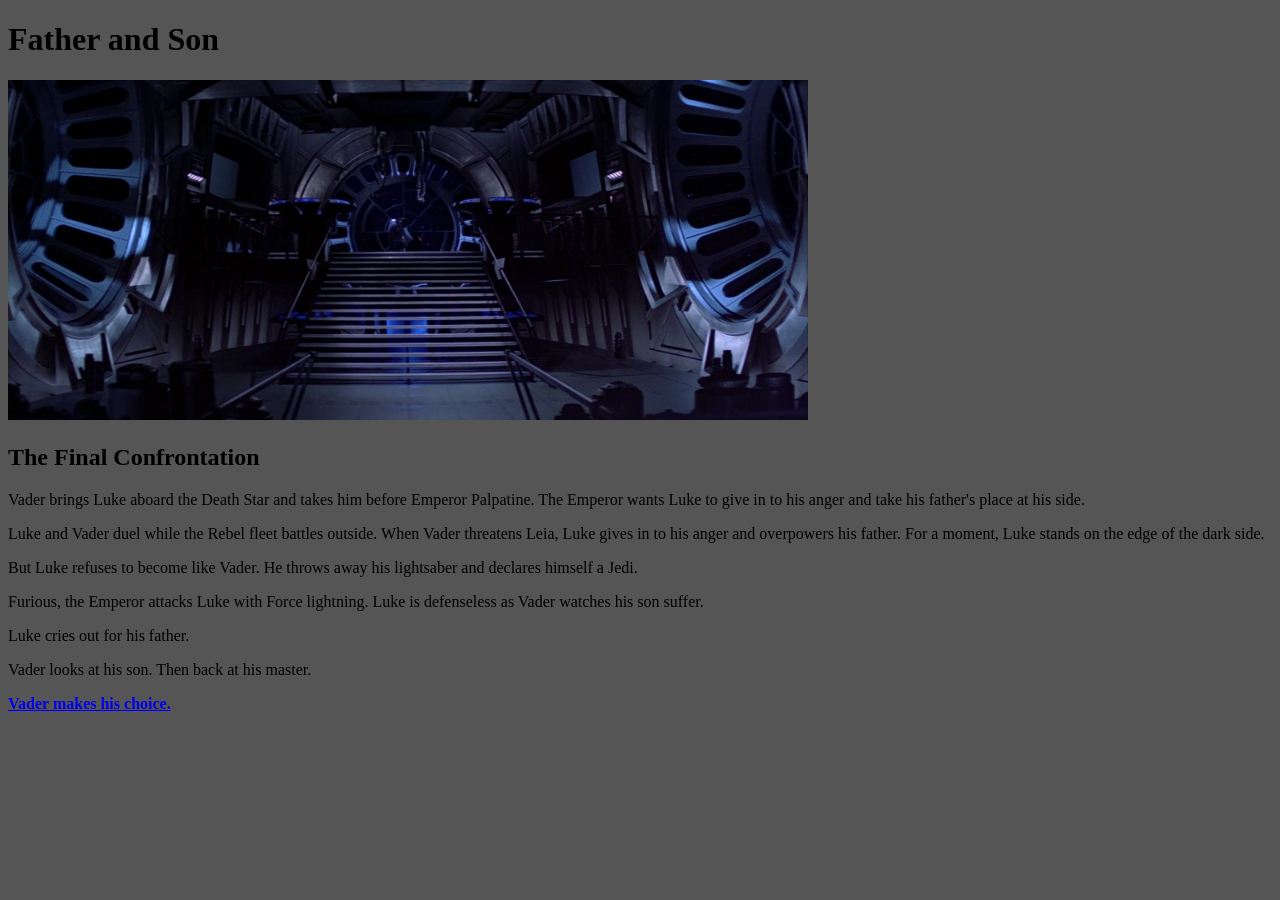
<file: hypertext/vader.html>
<!DOCTYPE html>
<html lang="en">

<head>
    <meta charset="UTF-8">
    <title>Father and Son</title>
</head>

<body>

    <body bgcolor="#555555">

    <h1>Father and Son</h1>

    <img src="images/emperor.webp"
         alt="The Emperor's throne room aboard the Death Star"
         width="800">

    <h2>The Final Confrontation</h2>

    <p>
        Vader brings Luke aboard the Death Star and takes him before Emperor
        Palpatine. The Emperor wants Luke to give in to his anger and take
        his father's place at his side.
    </p>

    <p>
        Luke and Vader duel while the Rebel fleet battles outside. When Vader
        threatens Leia, Luke gives in to his anger and overpowers his father.
        For a moment, Luke stands on the edge of the dark side.
    </p>

    <p>
        But Luke refuses to become like Vader. He throws away his lightsaber
        and declares himself a Jedi.
    </p>

    <p>
        Furious, the Emperor attacks Luke with Force lightning. Luke is
        defenseless as Vader watches his son suffer.
    </p>

    <p>
        Luke cries out for his father.
    </p>

    <p>
        Vader looks at his son. Then back at his master.
    </p>

    <p>
        <a href="ending.html"><strong>Vader makes his choice.</strong></a>
    </p>

</body>

</html>
</file>
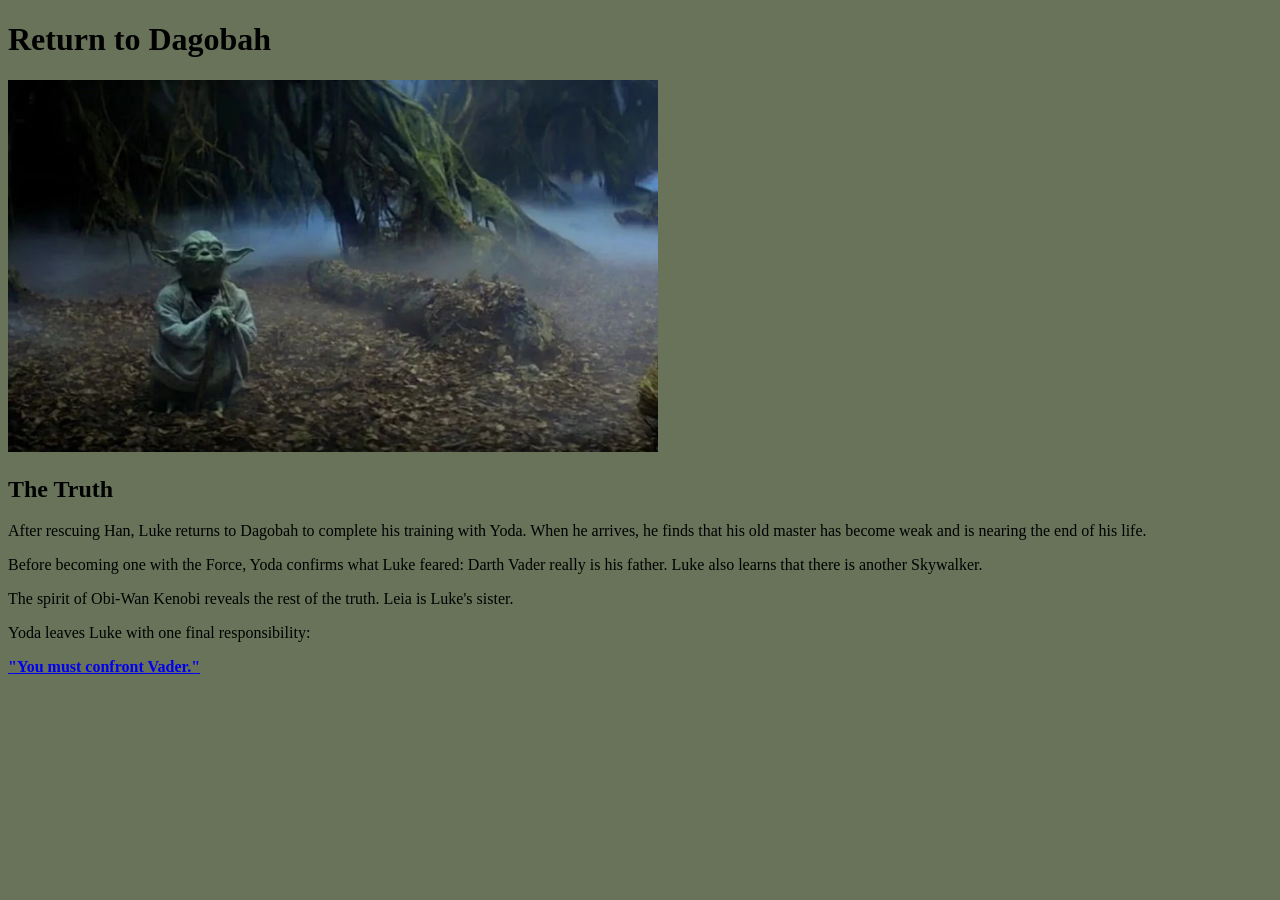
<file: hypertext/yoda.html>
<!DOCTYPE html>
<html lang="en">

<head>
    <meta charset="UTF-8">
    <title>Return to Dagobah</title>
</head>

<body>

    <body bgcolor="#68735A">

    <h1>Return to Dagobah</h1>

    <img src="images/dagobah.webp"
         alt="Yoda on Dagobah"
         width="650">

    <h2>The Truth</h2>

    <p>
        After rescuing Han, Luke returns to Dagobah to complete his training
        with Yoda. When he arrives, he finds that his old master has become
        weak and is nearing the end of his life.
    </p>

    <p>
        Before becoming one with the Force, Yoda confirms what Luke feared:
        Darth Vader really is his father. Luke also learns that there is
        another Skywalker.
    </p>

    <p>
        The spirit of Obi-Wan Kenobi reveals the rest of the truth. Leia is
        Luke's sister.
    </p>

    <p>
        Yoda leaves Luke with one final responsibility:
    </p>

    <p>
        <a href="endor.html"><strong>"You must confront Vader."</strong></a>
    </p>

</body>

</html>
</file>
<file: bigwebsite/css/style.css>
body {
    min-width: 3000px;
    min-height: 3000px;

    background-color: #e8e3d5;
    color: #222222;

    font-family: Arial, sans-serif;
    font-size: 18px;

    margin: 0;
    padding: 30px;

    overflow: auto;

    position: relative;
}

h1 {
    font-size: 50px;
    font-family: Georgia, serif;
    font-weight: bold;

    text-align: center;
    text-decoration: underline;

    width: 700px;

    border: 5px solid black;

    padding: 20px;
    margin: 20px;
}

.instructions {
    font-style: italic;
    font-size: 22px;

    width: 400px;

    margin: 50px;
}

.warning {
    position: absolute;

    top: 300px;
    left: 900px;

    background-color: red;
    color: white;

    font-weight: bold;

    width: 300px;

    padding: 20px;

    border: 4px solid black;

    text-align: center;
}

#first-secret {
    position: absolute;

    top: 650px;
    left: 1400px;

    font-size: 30px;
    color: darkred;

    font-weight: bold;
}

.random-note {
    position: absolute;

    top: 900px;
    left: 300px;

    background-color: yellow;

    width: 200px;
    height: 120px;

    padding: 20px;

    border: 2px solid black;

    font-family: "Courier New", monospace;
    font-style: italic;
}

.tiny {
    position: absolute;

    top: 400px;
    left: 2200px;

    font-size: 8px;

    opacity: 0.5;
}

.box {
    position: absolute;

    top: 1200px;
    left: 1100px;

    width: 400px;
    height: 250px;

    background-color: lightblue;

    border: 10px double navy;

    padding: 30px;

    text-align: center;
}

.side-message {
    position: absolute;

    top: 900px;
    left: 2600px;

    font-size: 25px;
    font-style: italic;

    color: purple;
}

.lost {
    position: absolute;

    top: 1700px;
    left: 400px;

    width: 500px;

    background-color: black;
    color: white;

    padding: 40px;

    border: 8px solid gray;

    text-align: center;
}

.secret-two {
    position: absolute;

    top: 1500px;
    left: 2200px;

    font-size: 25px;
}

.secret-word {
    color: green;

    font-size: 50px;
    font-weight: bold;

    text-decoration: underline;
}

.image-area {
    position: absolute;

    top: 2100px;
    left: 1300px;

    width: 500px;

    text-align: center;

    background-color: white;

    padding: 30px;

    border: 5px solid black;
}

.image-area img {
    width: 400px;
    height: 300px;

    opacity: 0.8;
}

.almost {
    position: absolute;

    top: 2300px;
    left: 2500px;

    font-size: 30px;

    font-weight: bold;
}

.fake-button {
    position: absolute;

    top: 2600px;
    left: 600px;

    width: 200px;

    background-color: red;
    color: white;

    border: 5px solid darkred;

    padding: 20px;

    text-align: center;

    font-weight: bold;
}

.bottom-message {
    position: absolute;

    top: 2750px;
    left: 1800px;

    font-size: 35px;

    font-style: italic;
}

#final-secret {
    position: absolute;

    top: 2850px;
    left: 2700px;

    width: 250px;

    background-color: black;
    color: lime;

    font-family: "Courier New", monospace;

    padding: 20px;

    border: 3px dashed lime;

    text-align: center;
}
</file>
<file: exhibition/style.css>
/* GENERAL */

* {
    margin: 0;
    padding: 0;
    box-sizing: border-box;
}

html {
    scroll-behavior: smooth;
}

body {
    background: #101010;
    color: #f5f5f5;
    font-family: Arial, Helvetica, sans-serif;
    line-height: 1.7;
}

a {
    text-decoration: none;
    color: inherit;
}

/* HEADER */

.topbar {
    display: flex;
    justify-content: space-between;
    padding: 18px 6%;
    border-bottom: 1px solid #444;
    font-size: 12px;
    letter-spacing: 2px;
    color: #aaa;
}

.hero {
    padding: 90px 10% 100px;
    min-height: 600px;
}

.small-title {
    color: #b5ff39;
    font-size: 13px;
    letter-spacing: 3px;
    margin-bottom: 25px;
}

.hero h1 {
    font-size: clamp(75px, 13vw, 180px);
    line-height: 0.85;
    letter-spacing: -8px;
    font-weight: 900;
}

.hero h1 span {
    color: #b5ff39;
}

.hero h1 .dot {
    color: #fff;
}

.subtitle {
    margin-top: 40px;
    max-width: 430px;
    font-size: 19px;
    color: #bbb;
}

.curator {
    margin-top: 35px;
    color: #b5ff39;
    font-size: 12px;
    letter-spacing: 2px;
}

/* NAVIGATION */

nav {
    display: flex;
    justify-content: center;
    flex-wrap: wrap;
    gap: 35px;
    padding: 22px;
    background: #b5ff39;
    color: #111;
    font-size: 12px;
    font-weight: bold;
    letter-spacing: 1px;
}

nav a:hover {
    text-decoration: underline;
}

/* ABOUT SECTION */

.about {
    padding: 100px 12%;
    max-width: 1100px;
    margin: auto;
}

.section-label {
    color: #b5ff39;
    font-size: 12px;
    letter-spacing: 2px;
    margin-bottom: 20px;
}

.about h2 {
    font-size: clamp(35px, 5vw, 65px);
    line-height: 1.1;
    margin-bottom: 35px;
}

.about p:not(.section-label) {
    max-width: 750px;
    font-size: 17px;
    color: #ccc;
    margin-bottom: 22px;
}

/* DIVIDER */

.divider {
    background: #b5ff39;
    color: #111;
    text-align: center;
    padding: 16px;
    font-size: 12px;
    font-weight: bold;
    letter-spacing: 3px;
}

/* ARTWORK SECTIONS */

.artwork {
    display: grid;
    grid-template-columns: 1fr 1.2fr;
    align-items: center;
    gap: 60px;
    padding: 100px 8%;
    border-bottom: 1px solid #333;
}

.artwork:nth-of-type(even) {
    background: #191919;
}

.art-info h2 {
    font-size: clamp(38px, 5vw, 70px);
    line-height: 1;
    margin-bottom: 15px;
    letter-spacing: -2px;
}

.dot {
    color: #b5ff39;
}

.metadata {
    font-size: 13px;
    color: #b5ff39;
    letter-spacing: 2px;
    margin-bottom: 30px;
}

.art-info > p:not(.section-label):not(.metadata) {
    color: #bbb;
    font-size: 16px;
    max-width: 460px;
    margin-bottom: 30px;
}

/* VISIT BUTTON */

.visit {
    display: inline-block;
    background: #b5ff39;
    color: #111;
    padding: 13px 22px;
    font-size: 12px;
    font-weight: bold;
    letter-spacing: 1px;
    border: 1px solid #b5ff39;
    transition: 0.2s;
}

.visit:hover {
    background: transparent;
    color: #b5ff39;
}

/* SCREENSHOTS */

.art-image {
    border: 1px solid #555;
    background: #000;
    overflow: hidden;
    transition: transform 0.2s;
}

.art-image:hover {
    transform: translateY(-5px);
}

.browser-bar {
    background: #e5e5e5;
    color: #333;
    padding: 9px 14px;
    display: flex;
    align-items: center;
    gap: 20px;
    font-size: 11px;
    border-bottom: 1px solid #999;
}

.circles {
    color: #777;
    font-size: 12px;
    letter-spacing: 3px;
}

.art-image img {
    display: block;
    width: 100%;
    height: auto;
}

/* FOOTER */

footer {
    text-align: center;
    padding: 100px 20px 70px;
}

footer h2 {
    font-size: clamp(40px, 7vw, 90px);
    line-height: 1;
    margin-bottom: 30px;
}

footer h2 span {
    color: #b5ff39;
}

footer p {
    color: #999;
    font-size: 12px;
    letter-spacing: 2px;
    margin-bottom: 25px;
}

footer a {
    color: #b5ff39;
    font-size: 13px;
}

footer a:hover {
    text-decoration: underline;
}

/* MOBILE */

@media (max-width: 800px) {

    .hero {
        padding: 90px 7%;
        min-height: auto;
    }

    .hero h1 {
        letter-spacing: -4px;
    }

    .artwork {
        grid-template-columns: 1fr;
        gap: 35px;
        padding: 70px 7%;
    }

    .about {
        padding: 70px 7%;
    }

    nav {
        gap: 18px;
    }

    .topbar {
        font-size: 10px;
    }
}
</file>
<file: jstest/css/style.css>
body {
    text-align: center;
    font-family: Arial, sans-serif;
    padding-top: 100px;
}

button {
    padding: 10px 20px;
    font-size: 18px;
    cursor: pointer;
}
</file>
<file: screensaver/style.css>
body {
    margin: 0;
    height: 100vh;
    background-color: black;
    overflow: hidden;
    font-family: Arial;
    color: white;
    text-align: center;
}

h1 {
    margin-top: 30px;
}

p {
    color: gray;
    transition: opacity 1s;
}

body:hover p {
    opacity: 0;
}

.circle {
    width: 80px;
    height: 80px;
    border-radius: 50%;
    position: absolute;
    transition: transform 1s;
}

.one {
    background-color: red;
    top: 30%;
    left: 20%;
}

.two {
    background-color: blue;
    top: 60%;
    left: 40%;
}

.three {
    background-color: lime;
    top: 40%;
    left: 65%;
}

.four {
    background-color: yellow;
    top: 70%;
    left: 80%;
}

body:hover .one {
    animation: bounce1 4s infinite alternate linear;
}

body:hover .two {
    animation: bounce2 6s infinite alternate linear;
}

body:hover .three {
    animation: bounce3 5s infinite alternate linear;
}

body:hover .four {
    animation: bounce4 7s infinite alternate linear;
}

@keyframes bounce1 {
    from { top: 30%; left: 20%; }
    to { top: 80%; left: 85%; }
}

@keyframes bounce2 {
    from { top: 60%; left: 40%; }
    to { top: 10%; left: 75%; }
}

@keyframes bounce3 {
    from { top: 40%; left: 65%; }
    to { top: 75%; left: 10%; }
}

@keyframes bounce4 {
    from { top: 70%; left: 80%; }
    to { top: 15%; left: 15%; }
}
</file>
<file: transformation/css/style.css>
body {
    background-color: #87ceeb;
    color: #253c59;
    text-align: center;
    font-family: Arial, sans-serif;
    transition: background-color 1.5s, color 1.5s;
    overflow: hidden;
}

h1 {
    font-size: 50px;
    margin-top: 70px;
}

p {
    font-size: 22px;
}

.sky {
    position: relative;
    height: 300px;
    margin: 40px auto;
    max-width: 700px;
}

#sun, #moon {
    position: absolute;
    width: 140px;
    height: 140px;
    border-radius: 50%;
    left: 50%;
    top: 40px;
    transform: translateX(-50%);
    transition: opacity 1.5s;
}

#sun {
    background: #ffdd33;
    box-shadow: 0 0 60px #ffdd33;
}

#moon {
    background: #eeeeee;
    box-shadow: 0 0 30px #ffffff;
    opacity: 0;
}

button {
    padding: 15px 30px;
    font-size: 18px;
    background: white;
    border: 2px solid #253c59;
    border-radius: 8px;
    cursor: pointer;
}

button:hover {
    background: #dddddd;
}

/* Night mode */

body.night {
    background-color: #10152e;
    color: white;
}

.night #sun, .night {
    opacity: 0;
}

.night #moon, .night {
    opacity: 1;
}
</file>
